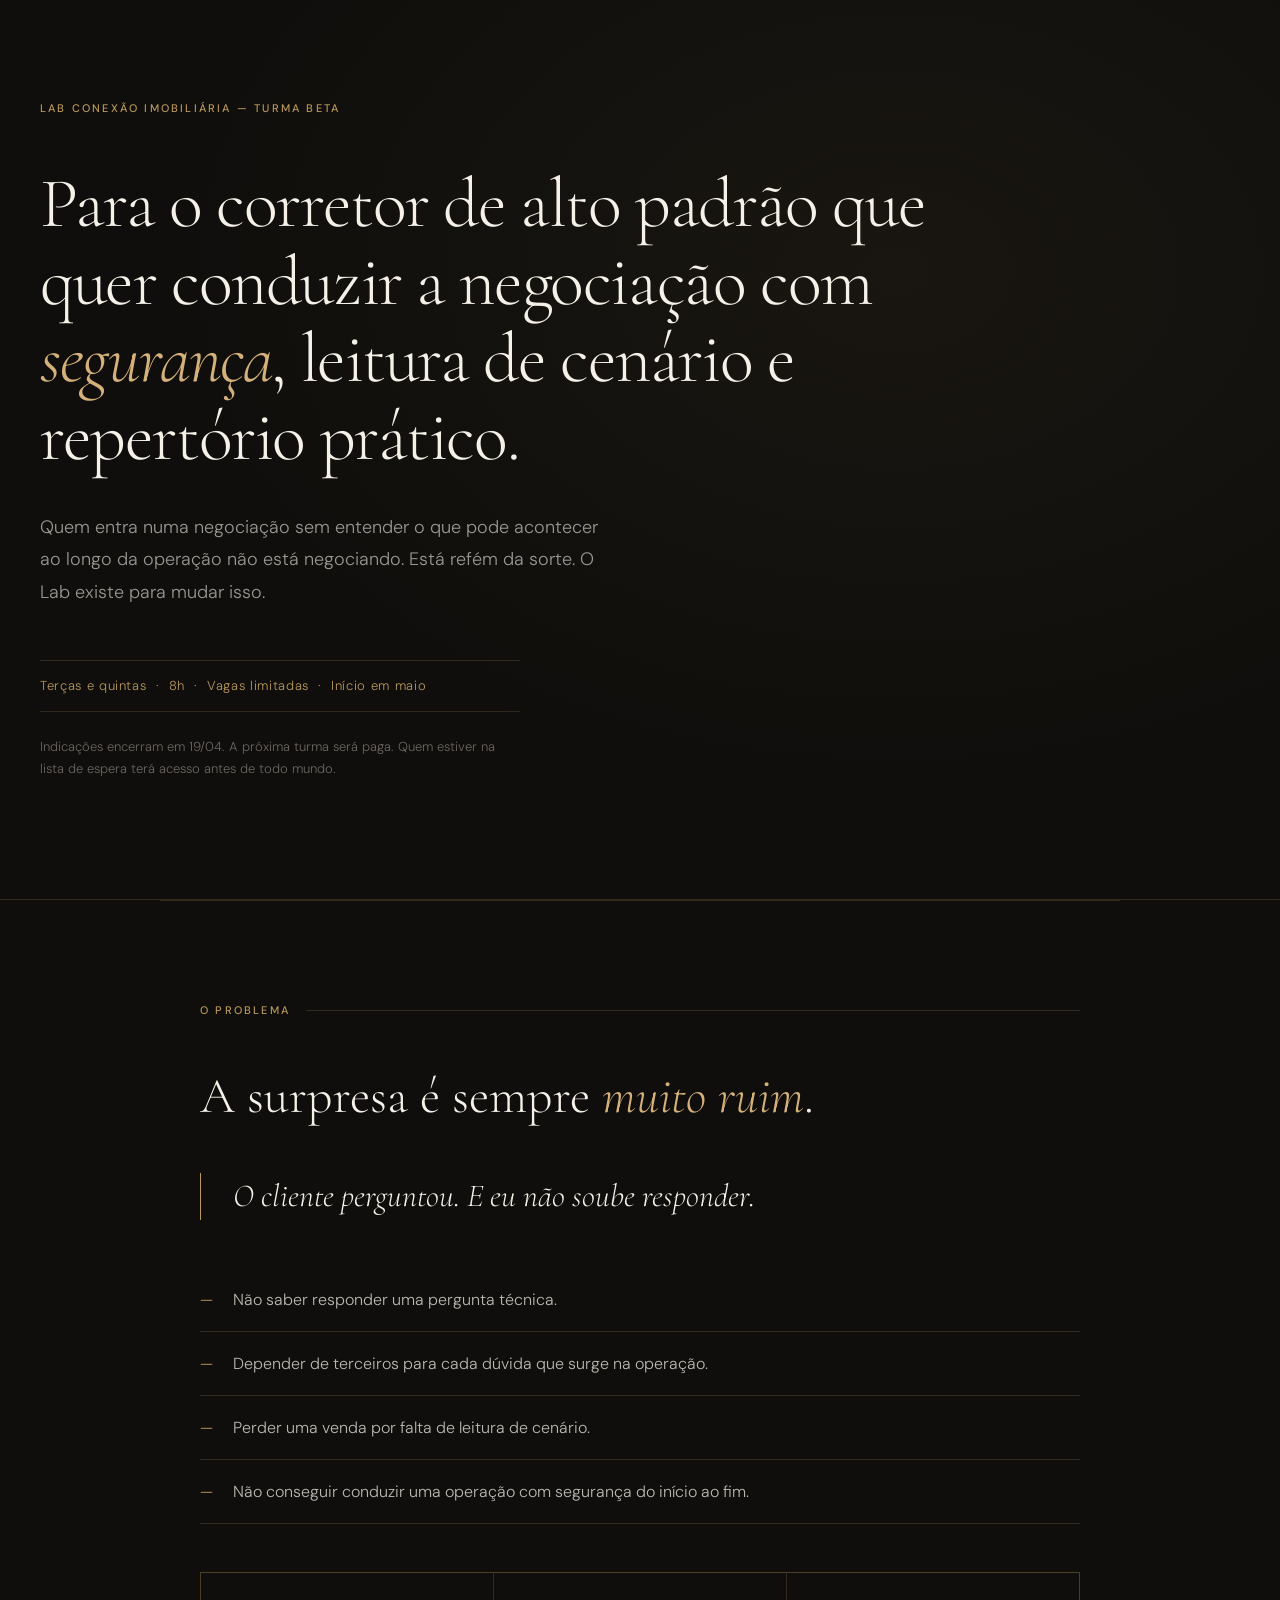
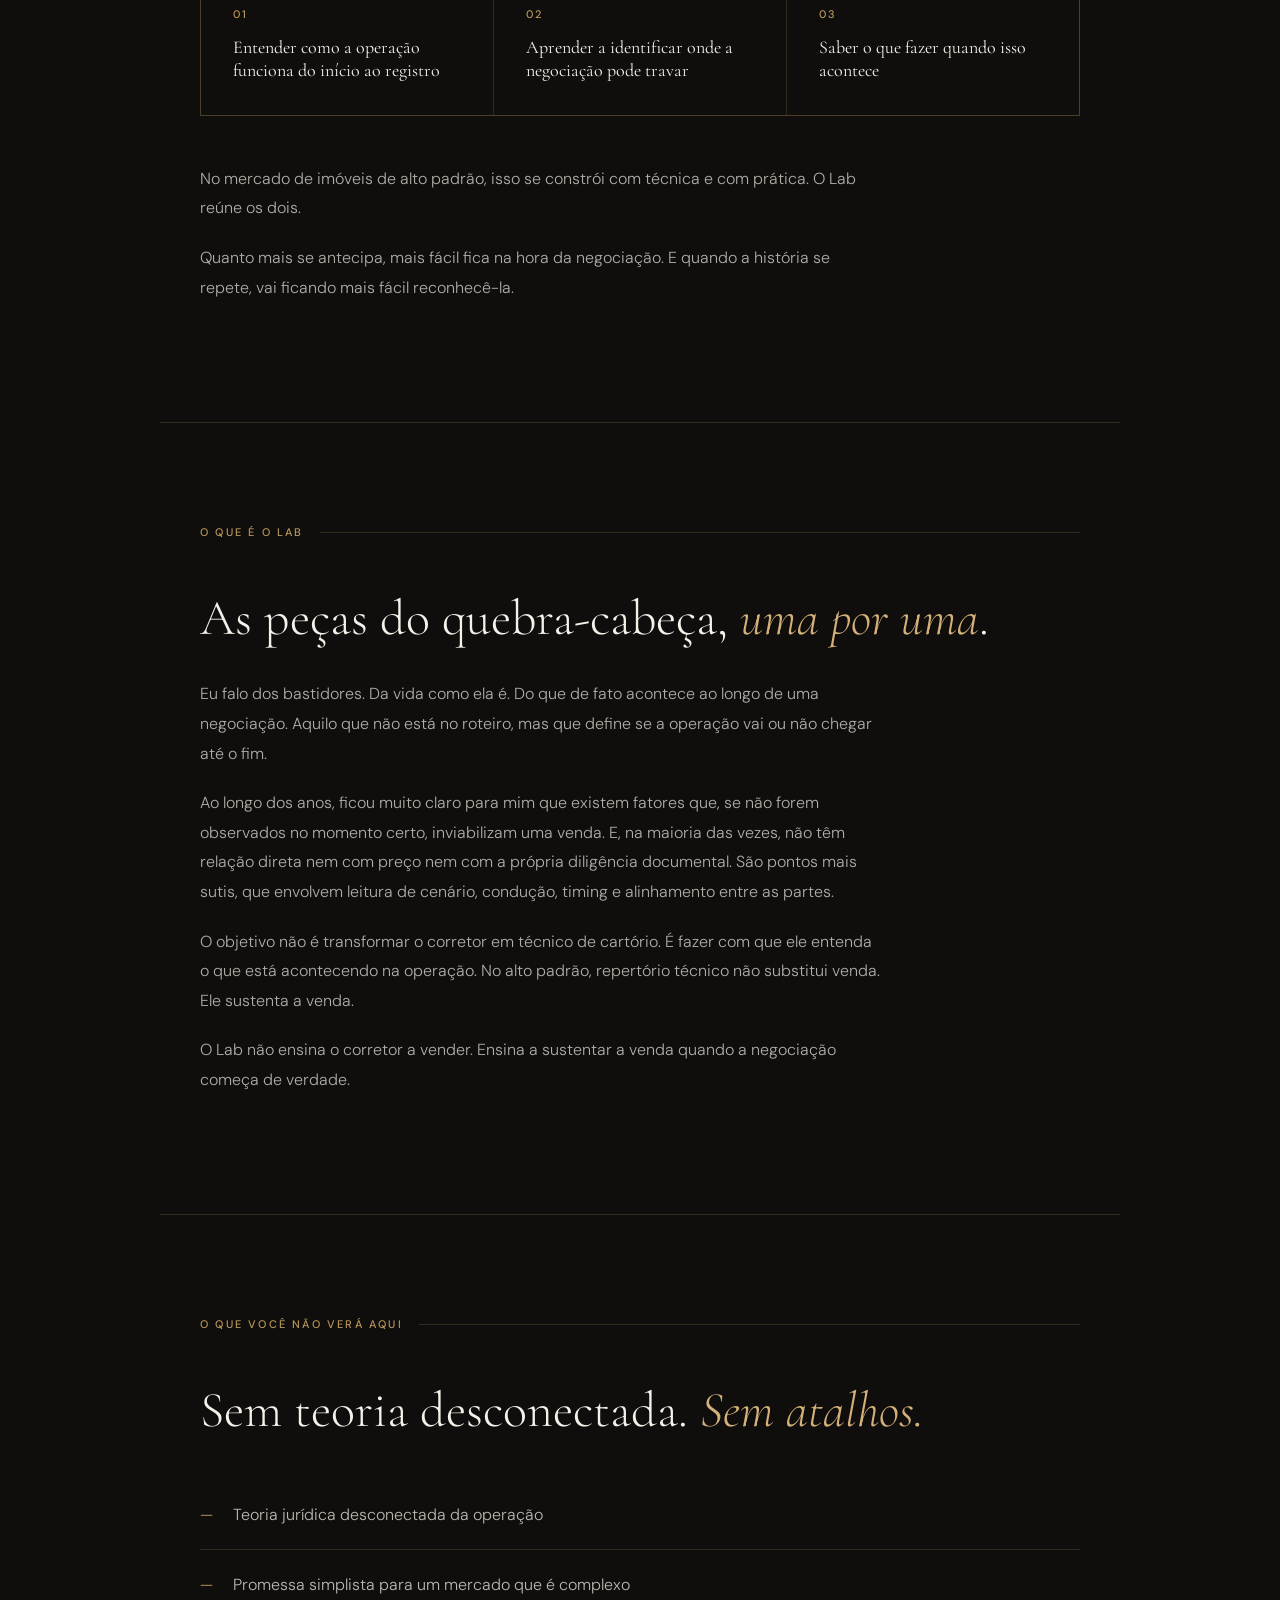
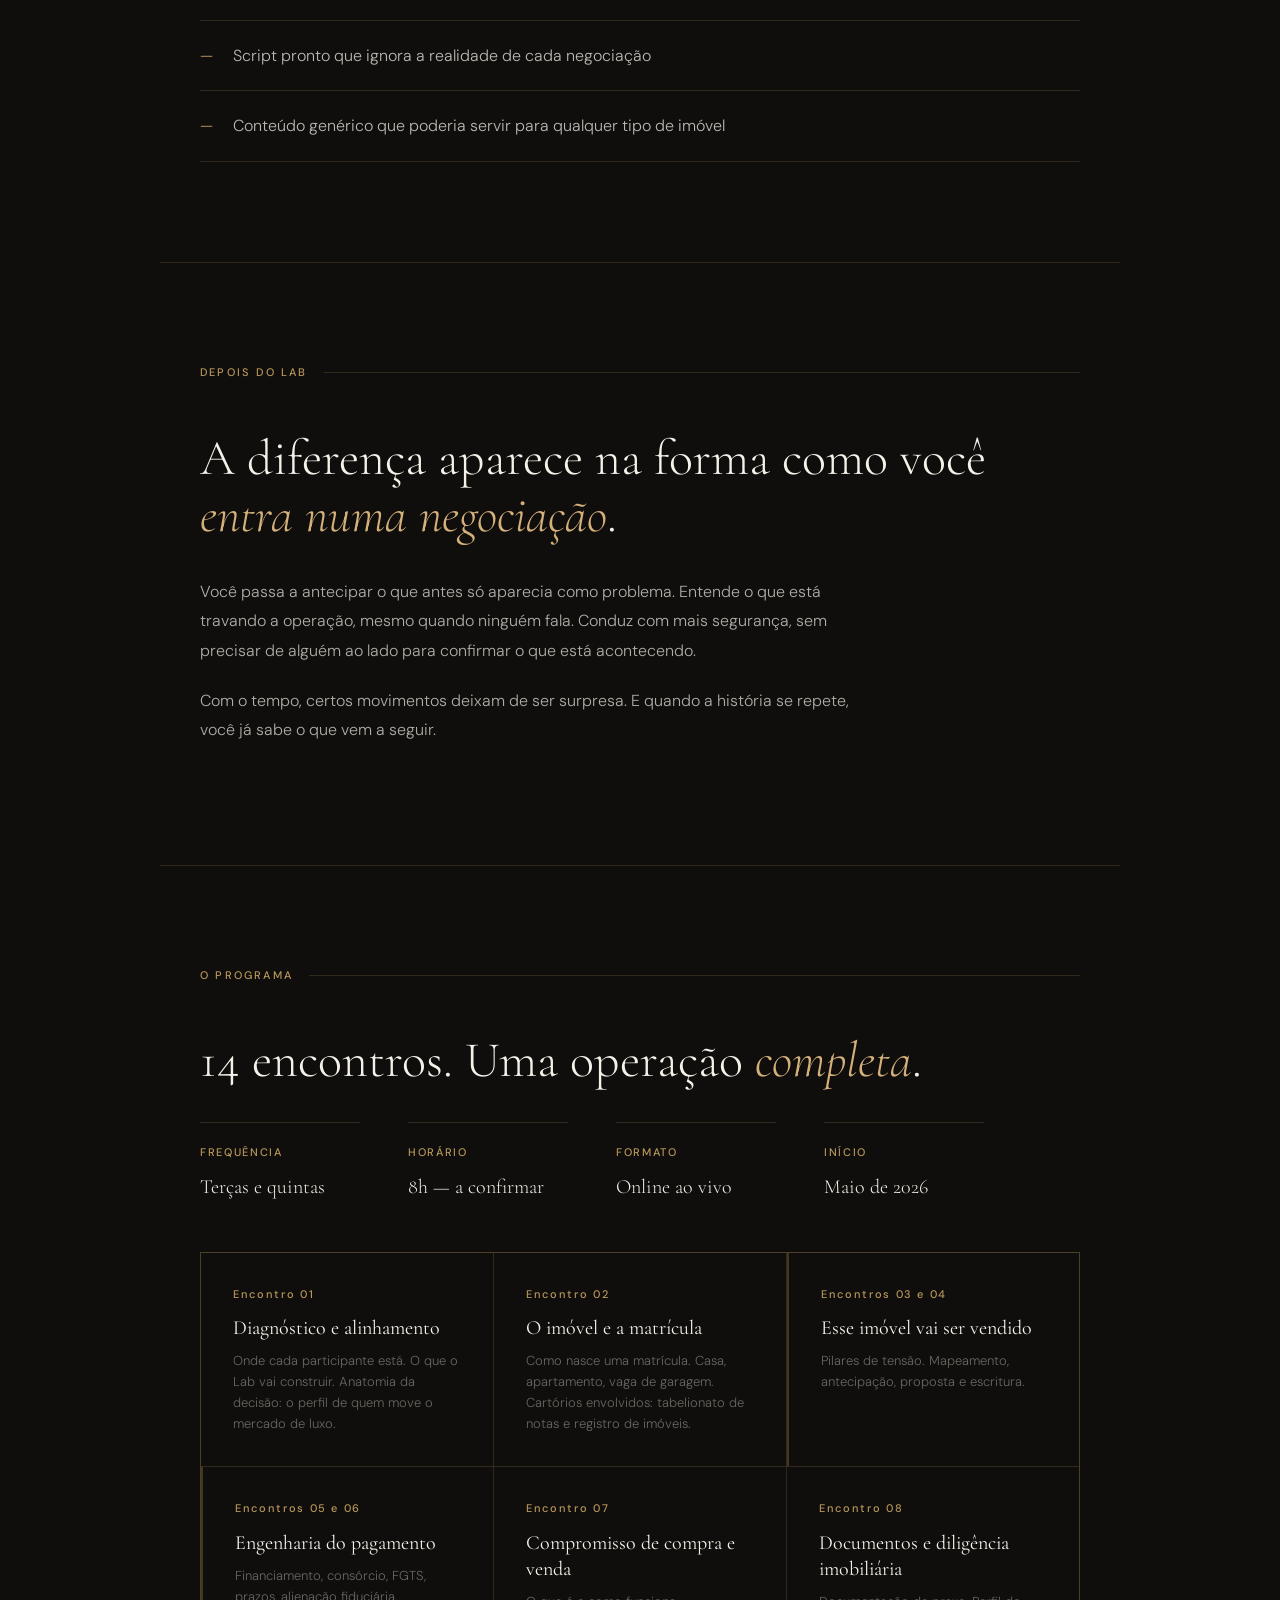
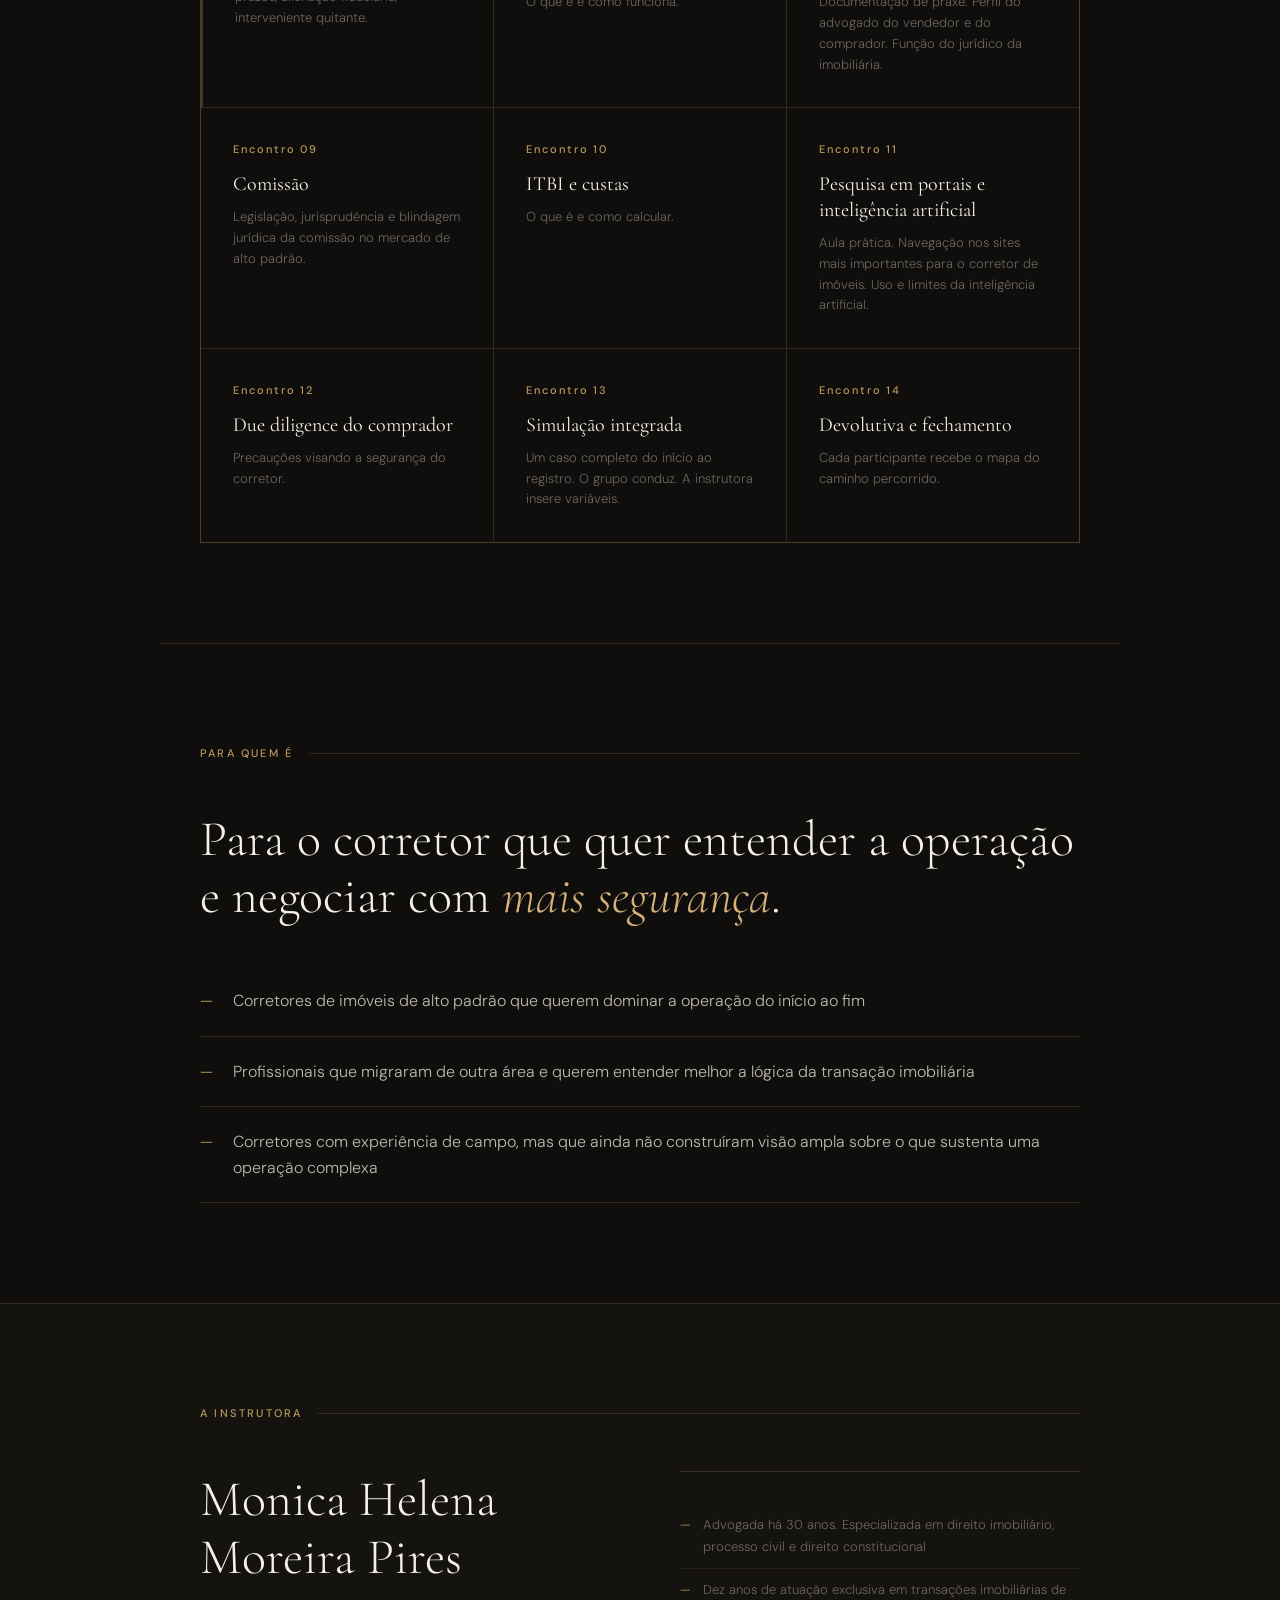
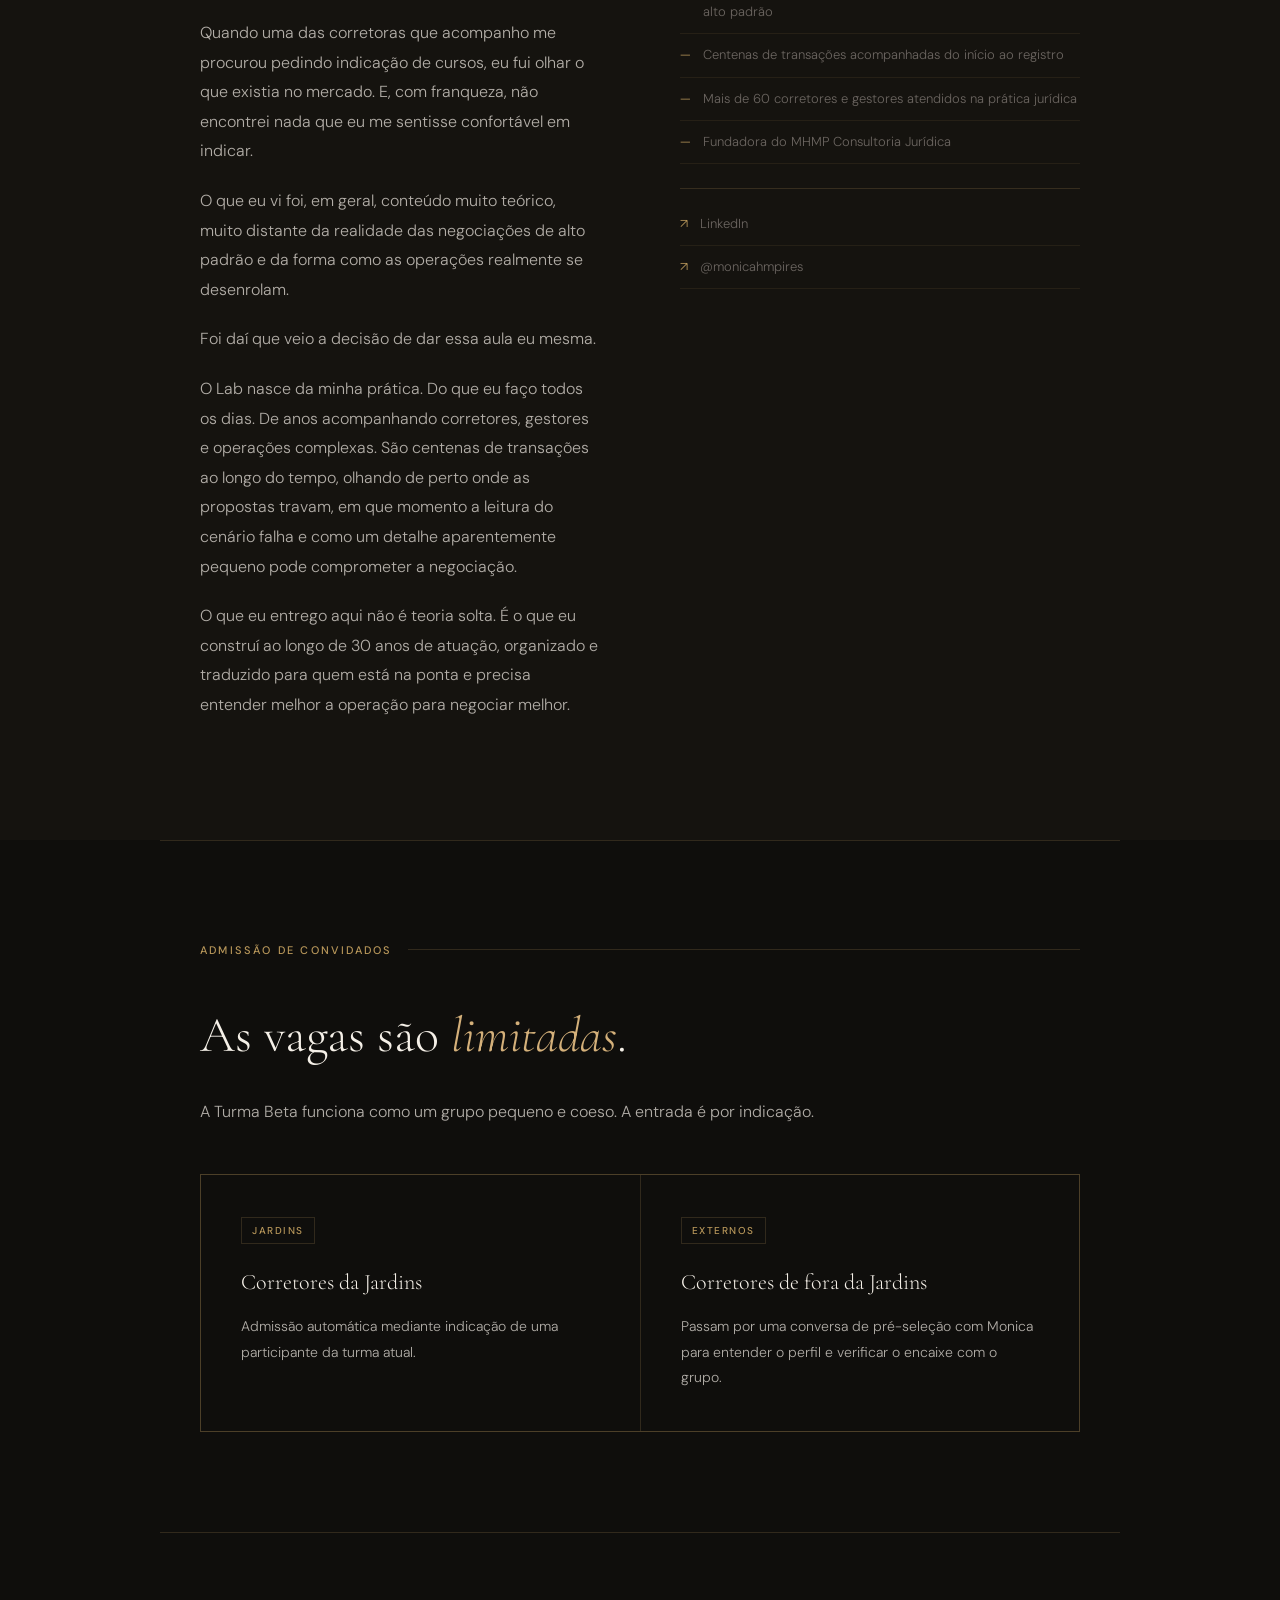
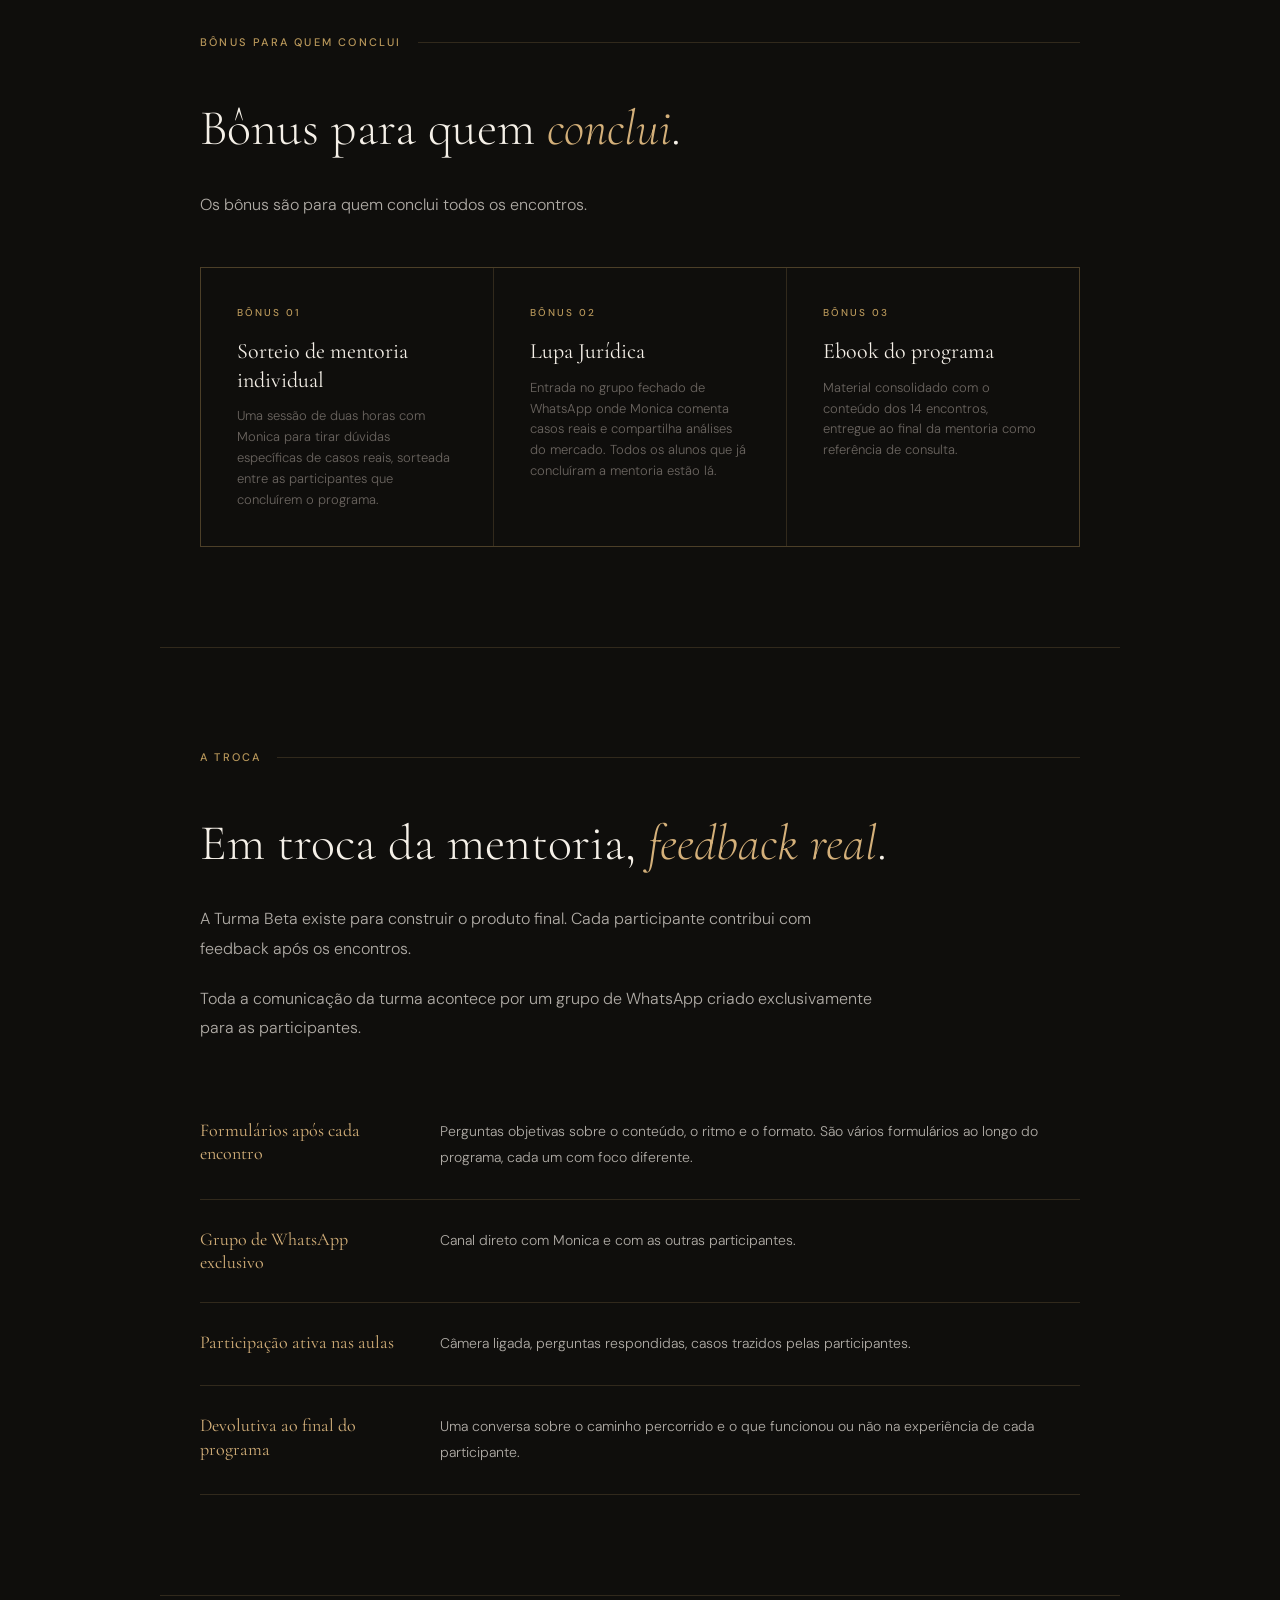
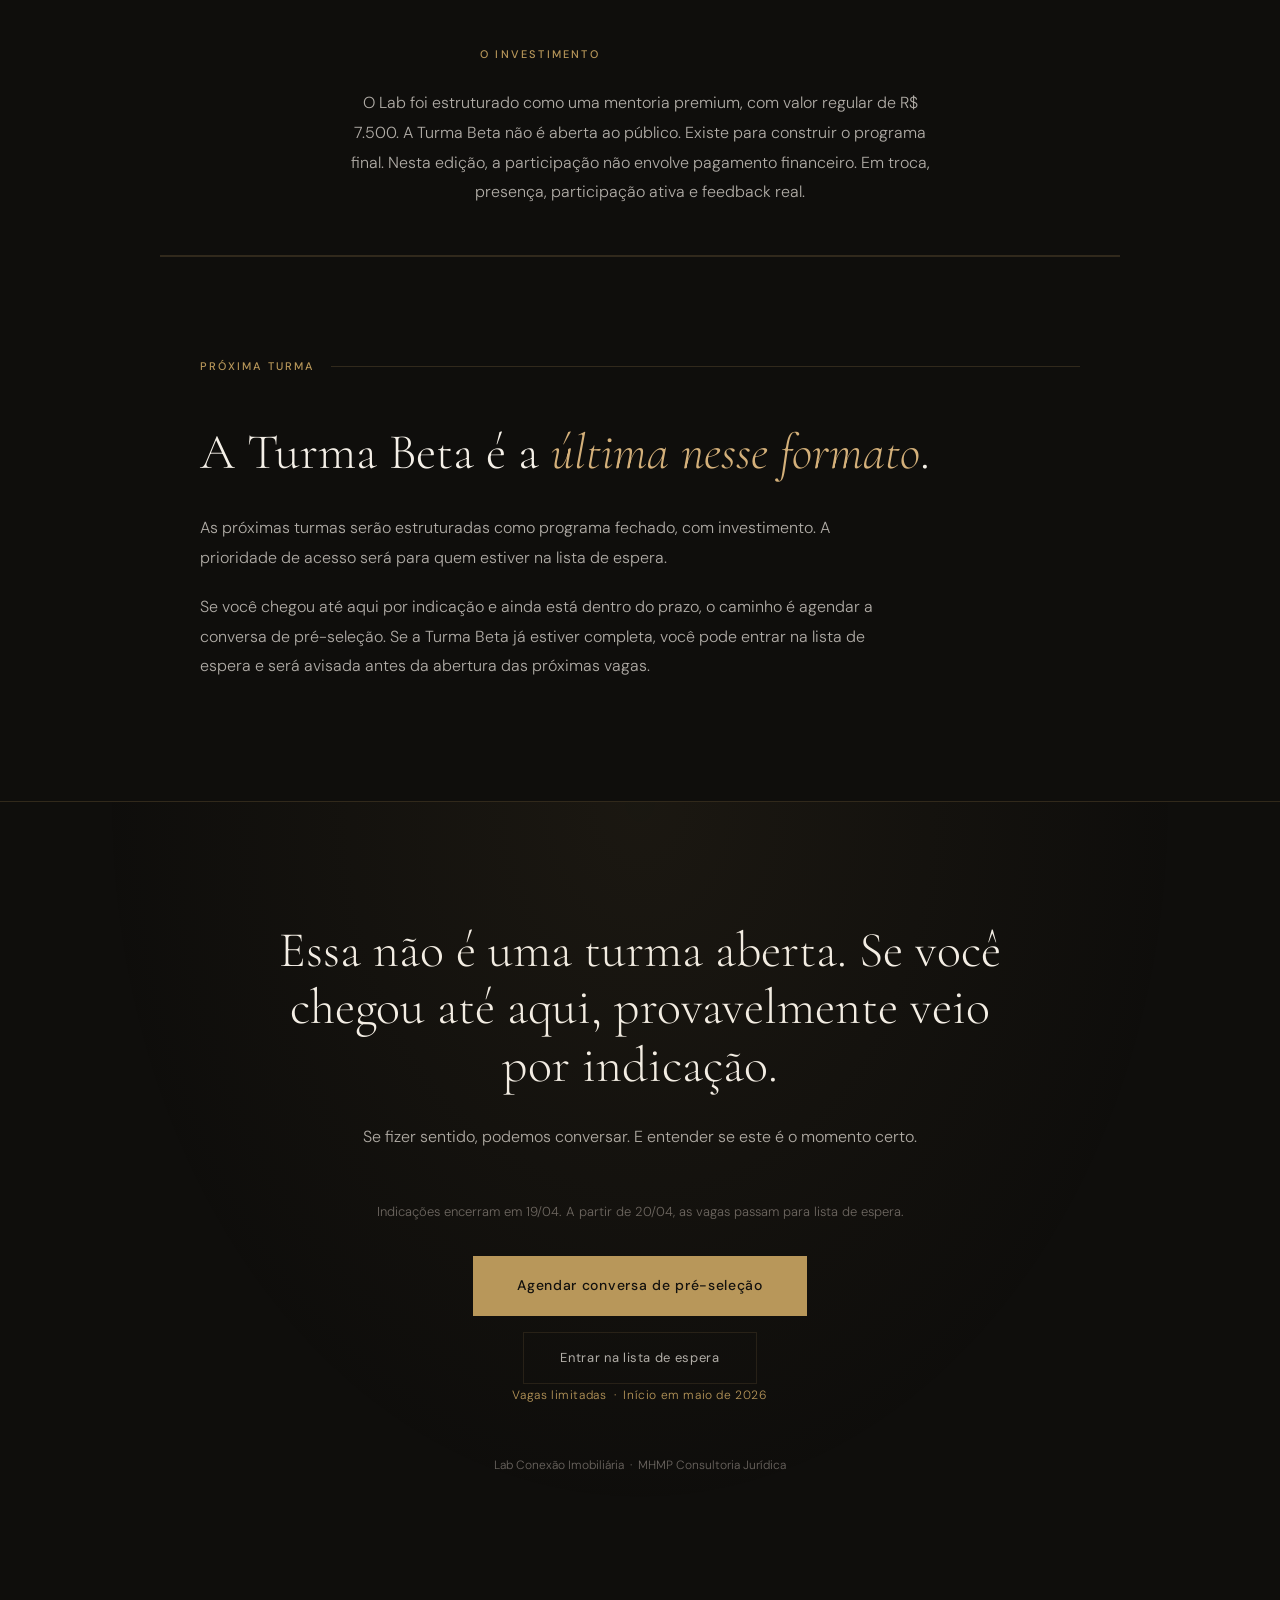
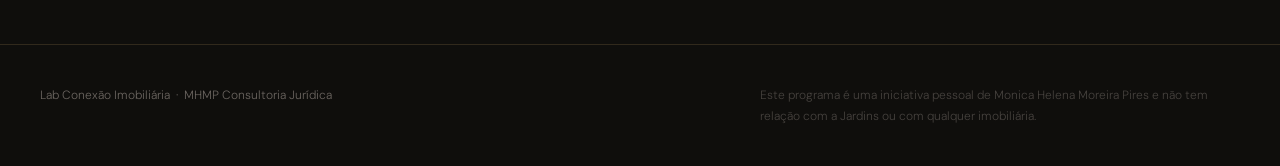
<file: turma-beta-v14 (1).html>
<!DOCTYPE html>
<html lang="pt-BR">
<head>
<meta charset="UTF-8">
<meta name="viewport" content="width=device-width, initial-scale=1.0">
<title>Turma Beta — Lab Conexão Imobiliária</title>
<link href="https://fonts.googleapis.com/css2?family=Cormorant+Garamond:ital,wght@0,300;0,400;0,600;1,300;1,400&family=DM+Sans:wght@300;400;500&display=swap" rel="stylesheet">
<style>
  :root {
    --cream: #F5F0E8;
    --dark: #0F0E0C;
    --gold: #B8975A;
    --gold-light: #D4B07A;
    --muted: #6B6560;
    --border: rgba(184,151,90,0.2);
  }

  * { margin: 0; padding: 0; box-sizing: border-box; }
  html { scroll-behavior: smooth; }

  body {
    background: var(--dark);
    color: var(--cream);
    font-family: 'DM Sans', sans-serif;
    font-weight: 300;
    line-height: 1.7;
    overflow-x: hidden;
  }

  .hero {
    min-height: 100vh;
    display: flex;
    flex-direction: column;
    justify-content: center;
    padding: 80px 40px;
    position: relative;
    border-bottom: 1px solid var(--border);
  }

  .hero::before {
    content: '';
    position: absolute;
    inset: 0;
    background: radial-gradient(ellipse at 70% 30%, rgba(184,151,90,0.06) 0%, transparent 60%);
    pointer-events: none;
  }

  .tag {
    font-size: 11px;
    font-weight: 500;
    letter-spacing: 0.2em;
    text-transform: uppercase;
    color: var(--gold);
    margin-bottom: 48px;
    display: inline-block;
  }

  .hero h1 {
    font-family: 'Cormorant Garamond', serif;
    font-size: clamp(40px, 5.5vw, 80px);
    font-weight: 300;
    line-height: 1.1;
    letter-spacing: -0.02em;
    max-width: 900px;
    margin-bottom: 36px;
  }

  .hero h1 em { font-style: italic; color: var(--gold-light); }

  .hero-sub {
    font-size: clamp(15px, 1.8vw, 18px);
    color: rgba(245,240,232,0.6);
    max-width: 560px;
    margin-bottom: 52px;
    line-height: 1.8;
  }

  .prazo-bar {
    display: inline-block;
    font-size: 13px;
    color: var(--gold);
    letter-spacing: 0.05em;
    padding: 14px 0;
    border-top: 1px solid var(--border);
    border-bottom: 1px solid var(--border);
    max-width: 480px;
  }

  section {
    padding: 100px 40px;
    max-width: 960px;
    margin: 0 auto;
  }

  .full-section {
    border-top: 1px solid var(--border);
    background: rgba(184,151,90,0.03);
  }

  .full-section-inner {
    max-width: 960px;
    margin: 0 auto;
    padding: 100px 40px;
  }

  .section-label {
    font-size: 11px;
    font-weight: 500;
    letter-spacing: 0.2em;
    text-transform: uppercase;
    color: var(--gold);
    margin-bottom: 48px;
    display: flex;
    align-items: center;
    gap: 16px;
  }

  .section-label::after {
    content: '';
    flex: 1;
    height: 1px;
    background: var(--border);
  }

  h2 {
    font-family: 'Cormorant Garamond', serif;
    font-size: clamp(30px, 4vw, 50px);
    font-weight: 300;
    line-height: 1.15;
    margin-bottom: 32px;
  }

  h2 em { font-style: italic; color: var(--gold-light); }

  p {
    color: rgba(245,240,232,0.7);
    font-size: 16px;
    line-height: 1.85;
    margin-bottom: 20px;
    max-width: 680px;
  }

  .pull-quote {
    font-family: 'Cormorant Garamond', serif;
    font-size: clamp(20px, 2.8vw, 32px);
    font-weight: 300;
    font-style: italic;
    line-height: 1.45;
    color: var(--cream);
    margin: 48px 0;
    padding-left: 32px;
    border-left: 1px solid var(--gold);
    max-width: 700px;
  }

  .two-col {
    display: grid;
    grid-template-columns: 1fr 1fr;
    gap: 80px;
    align-items: start;
  }

  .aulas-info {
    display: flex;
    gap: 48px;
    margin-bottom: 48px;
    flex-wrap: wrap;
  }

  .aula-meta {
    border-top: 1px solid var(--border);
    padding-top: 20px;
    min-width: 160px;
  }

  .aula-meta-label {
    font-size: 11px;
    font-weight: 500;
    letter-spacing: 0.15em;
    text-transform: uppercase;
    color: var(--gold);
    margin-bottom: 8px;
    display: block;
  }

  .aula-meta-value {
    font-family: 'Cormorant Garamond', serif;
    font-size: 20px;
    color: var(--cream);
  }

  .aulas-grid {
    display: grid;
    grid-template-columns: repeat(auto-fill, minmax(280px, 1fr));
    gap: 1px;
    background: var(--border);
    border: 1px solid var(--border);
  }

  .aula-item {
    background: var(--dark);
    padding: 32px;
    transition: background 0.3s;
  }

  .aula-item:hover { background: rgba(184,151,90,0.04); }
  .aula-item.duplo { border-left: 2px solid rgba(184,151,90,0.3); }

  .aula-num {
    font-size: 11px;
    font-weight: 500;
    letter-spacing: 0.15em;
    color: var(--gold);
    margin-bottom: 12px;
    display: block;
  }

  .aula-title {
    font-family: 'Cormorant Garamond', serif;
    font-size: 20px;
    font-weight: 400;
    color: var(--cream);
    margin-bottom: 10px;
    line-height: 1.3;
  }

  .aula-desc {
    font-size: 13px;
    color: var(--muted);
    line-height: 1.6;
    margin: 0;
    max-width: none;
  }

  .publico-list { list-style: none; margin-top: 40px; }

  .publico-list li {
    padding: 22px 0;
    border-bottom: 1px solid var(--border);
    font-size: 16px;
    color: rgba(245,240,232,0.75);
    display: flex;
    align-items: flex-start;
    gap: 20px;
    line-height: 1.6;
  }

  .publico-list li::before { content: '—'; color: var(--gold); flex-shrink: 0; }

  .credencial-block {
    padding-top: 32px;
    border-top: 1px solid var(--border);
  }

  .credencial-item {
    font-size: 13px;
    color: var(--muted);
    padding: 10px 0;
    border-bottom: 1px solid rgba(184,151,90,0.1);
    display: flex;
    gap: 12px;
  }

  .credencial-item span:first-child { color: var(--gold); flex-shrink: 0; }

  .selecao-boxes {
    display: grid;
    grid-template-columns: 1fr 1fr;
    gap: 1px;
    background: var(--border);
    border: 1px solid var(--border);
    margin-top: 48px;
  }

  .selecao-box { background: var(--dark); padding: 40px; }

  .badge {
    display: inline-block;
    font-size: 10px;
    font-weight: 500;
    letter-spacing: 0.15em;
    text-transform: uppercase;
    color: var(--gold);
    border: 1px solid var(--border);
    padding: 4px 10px;
    margin-bottom: 20px;
  }

  .selecao-box h3 {
    font-family: 'Cormorant Garamond', serif;
    font-size: 22px;
    font-weight: 300;
    margin-bottom: 12px;
    color: var(--cream);
  }

  .selecao-box p { font-size: 14px; margin: 0; }

  .bonus-grid {
    display: grid;
    grid-template-columns: repeat(auto-fill, minmax(260px, 1fr));
    gap: 1px;
    background: var(--border);
    border: 1px solid var(--border);
    margin-top: 48px;
  }

  .bonus-item { background: var(--dark); padding: 36px; }

  .bonus-label {
    font-size: 10px;
    font-weight: 500;
    letter-spacing: 0.2em;
    text-transform: uppercase;
    color: var(--gold);
    margin-bottom: 16px;
    display: block;
  }

  .bonus-title {
    font-family: 'Cormorant Garamond', serif;
    font-size: 22px;
    font-weight: 400;
    color: var(--cream);
    margin-bottom: 12px;
    line-height: 1.3;
  }

  .bonus-desc { font-size: 13px; color: var(--muted); line-height: 1.6; margin: 0; }

  .troca-items { margin-top: 48px; }

  .troca-item {
    padding: 28px 0;
    border-bottom: 1px solid var(--border);
    display: grid;
    grid-template-columns: 200px 1fr;
    gap: 40px;
    align-items: start;
  }

  .troca-item h4 {
    font-family: 'Cormorant Garamond', serif;
    font-size: 18px;
    font-weight: 400;
    color: var(--gold-light);
    line-height: 1.3;
  }

  .troca-item p { font-size: 14px; margin: 0; }

  .investimento {
    max-width: 960px;
    margin: 0 auto;
    padding: 48px 40px;
    border-top: 1px solid var(--border);
    border-bottom: 1px solid var(--border);
    text-align: center;
  }

  .footer-cta {
    text-align: center;
    padding: 120px 40px;
    border-top: 1px solid var(--border);
    position: relative;
  }

  .footer-cta::before {
    content: '';
    position: absolute;
    inset: 0;
    background: radial-gradient(ellipse at 50% 0%, rgba(184,151,90,0.07) 0%, transparent 60%);
    pointer-events: none;
  }

  .footer-cta h2 { max-width: 760px; margin: 0 auto 28px; }
  .footer-cta > p { max-width: 620px; margin: 0 auto 48px; text-align: center; }

  .whatsapp-btn {
    display: inline-flex;
    align-items: center;
    gap: 12px;
    background: var(--gold);
    color: var(--dark);
    text-decoration: none;
    padding: 18px 44px;
    font-size: 14px;
    font-weight: 500;
    letter-spacing: 0.05em;
    transition: background 0.2s, transform 0.2s;
  }

  .whatsapp-btn:hover { background: var(--gold-light); transform: translateY(-1px); }

  .vagas-note { margin-top: 20px; font-size: 12px; color: var(--gold); letter-spacing: 0.05em; }
  .footer-note { margin-top: 12px; font-size: 12px; color: var(--muted); }

  footer {
    padding: 40px;
    border-top: 1px solid var(--border);
    display: flex;
    justify-content: space-between;
    font-size: 12px;
    color: var(--muted);
    flex-wrap: wrap;
    gap: 16px;
  }

  .disclaimer { opacity: 0.6; max-width: 480px; }

  @keyframes fadeUp {
    from { opacity: 0; transform: translateY(24px); }
    to { opacity: 1; transform: translateY(0); }
  }

  .hero > * { animation: fadeUp 0.8s ease forwards; opacity: 0; }
  .hero .tag { animation-delay: 0.1s; }
  .hero h1 { animation-delay: 0.25s; }
  .hero .hero-sub { animation-delay: 0.4s; }
  .hero .prazo-bar { animation-delay: 0.5s; }

  @media (max-width: 768px) {
    .hero { padding: 60px 24px; }
    section { padding: 72px 24px; }
    .full-section-inner { padding: 72px 24px; }
    .two-col { grid-template-columns: 1fr; gap: 40px; }
    .selecao-boxes { grid-template-columns: 1fr; }
    .troca-item { grid-template-columns: 1fr; gap: 12px; }
    .investimento { padding: 48px 24px; }
    footer { flex-direction: column; }
  }
</style>
</head>
<body>

<div class="hero">
  <span class="tag">Lab Conexão Imobiliária — Turma Beta</span>
  <h1>Para o corretor de alto padrão que quer conduzir a negociação com <em>segurança</em>, leitura de cenário e repertório prático.</h1>
  <p class="hero-sub">Quem entra numa negociação sem entender o que pode acontecer ao longo da operação não está negociando. Está refém da sorte. O Lab existe para mudar isso.</p>
  <div class="prazo-bar">Terças e quintas &nbsp;·&nbsp; 8h &nbsp;·&nbsp; Vagas limitadas &nbsp;·&nbsp; Início em maio</div>
  <p style="margin-top:24px;font-size:13px;color:var(--muted);max-width:480px;line-height:1.7;">Indicações encerram em 19/04. A próxima turma será paga. Quem estiver na lista de espera terá acesso antes de todo mundo.</p>
</div>

<section style="border-top: 1px solid var(--border);">
  <div class="section-label">O problema</div>
  <h2>A surpresa é sempre <em>muito ruim</em>.</h2>
  <p class="pull-quote"><em>O cliente perguntou. E eu não soube responder.</em></p>
  <ul style="list-style:none;margin:32px 0;display:flex;flex-direction:column;gap:0;">
    <li style="padding:18px 0;border-bottom:1px solid var(--border);font-size:16px;color:rgba(245,240,232,0.75);display:flex;align-items:flex-start;gap:20px;"><span style="color:var(--gold);flex-shrink:0;">—</span>Não saber responder uma pergunta técnica.</li>
    <li style="padding:18px 0;border-bottom:1px solid var(--border);font-size:16px;color:rgba(245,240,232,0.75);display:flex;align-items:flex-start;gap:20px;"><span style="color:var(--gold);flex-shrink:0;">—</span>Depender de terceiros para cada dúvida que surge na operação.</li>
    <li style="padding:18px 0;border-bottom:1px solid var(--border);font-size:16px;color:rgba(245,240,232,0.75);display:flex;align-items:flex-start;gap:20px;"><span style="color:var(--gold);flex-shrink:0;">—</span>Perder uma venda por falta de leitura de cenário.</li>
    <li style="padding:18px 0;border-bottom:1px solid var(--border);font-size:16px;color:rgba(245,240,232,0.75);display:flex;align-items:flex-start;gap:20px;"><span style="color:var(--gold);flex-shrink:0;">—</span>Não conseguir conduzir uma operação com segurança do início ao fim.</li>
  </ul>
  <div style="display:grid;grid-template-columns:repeat(3,1fr);gap:1px;background:var(--border);border:1px solid var(--border);margin:48px 0;">
    <div style="background:var(--dark);padding:32px;">
      <span style="font-size:11px;font-weight:500;letter-spacing:0.15em;color:var(--gold);margin-bottom:12px;display:block;">01</span>
      <div style="font-family:'Cormorant Garamond',serif;font-size:18px;font-weight:400;color:var(--cream);line-height:1.3;">Entender como a operação funciona do início ao registro</div>
    </div>
    <div style="background:var(--dark);padding:32px;">
      <span style="font-size:11px;font-weight:500;letter-spacing:0.15em;color:var(--gold);margin-bottom:12px;display:block;">02</span>
      <div style="font-family:'Cormorant Garamond',serif;font-size:18px;font-weight:400;color:var(--cream);line-height:1.3;">Aprender a identificar onde a negociação pode travar</div>
    </div>
    <div style="background:var(--dark);padding:32px;">
      <span style="font-size:11px;font-weight:500;letter-spacing:0.15em;color:var(--gold);margin-bottom:12px;display:block;">03</span>
      <div style="font-family:'Cormorant Garamond',serif;font-size:18px;font-weight:400;color:var(--cream);line-height:1.3;">Saber o que fazer quando isso acontece</div>
    </div>
  </div>
  <p>No mercado de imóveis de alto padrão, isso se constrói com técnica e com prática. O Lab reúne os dois.</p>
  <p>Quanto mais se antecipa, mais fácil fica na hora da negociação. E quando a história se repete, vai ficando mais fácil reconhecê-la.</p>
</section>

<section style="border-top: 1px solid var(--border);">
  <div class="section-label">O que é o Lab</div>
  <h2>As peças do quebra-cabeça, <em>uma por uma</em>.</h2>
  <p>Eu falo dos bastidores. Da vida como ela é. Do que de fato acontece ao longo de uma negociação. Aquilo que não está no roteiro, mas que define se a operação vai ou não chegar até o fim.</p>
  <p>Ao longo dos anos, ficou muito claro para mim que existem fatores que, se não forem observados no momento certo, inviabilizam uma venda. E, na maioria das vezes, não têm relação direta nem com preço nem com a própria diligência documental. São pontos mais sutis, que envolvem leitura de cenário, condução, timing e alinhamento entre as partes.</p>
  <p>O objetivo não é transformar o corretor em técnico de cartório. É fazer com que ele entenda o que está acontecendo na operação. No alto padrão, repertório técnico não substitui venda. Ele sustenta a venda.</p>
  <p>O Lab não ensina o corretor a vender. Ensina a sustentar a venda quando a negociação começa de verdade.</p>
</section>

<section style="border-top: 1px solid var(--border);">
  <div class="section-label">O que você não verá aqui</div>
  <h2>Sem teoria desconectada. <em>Sem atalhos.</em></h2>
  <ul class="publico-list">
    <li>Teoria jurídica desconectada da operação</li>
    <li>Promessa simplista para um mercado que é complexo</li>
    <li>Script pronto que ignora a realidade de cada negociação</li>
    <li>Conteúdo genérico que poderia servir para qualquer tipo de imóvel</li>
  </ul>
</section>

<section style="border-top: 1px solid var(--border);">
  <div class="section-label">Depois do Lab</div>
  <h2>A diferença aparece na forma como você <em>entra numa negociação</em>.</h2>
  <p>Você passa a antecipar o que antes só aparecia como problema. Entende o que está travando a operação, mesmo quando ninguém fala. Conduz com mais segurança, sem precisar de alguém ao lado para confirmar o que está acontecendo.</p>
  <p>Com o tempo, certos movimentos deixam de ser surpresa. E quando a história se repete, você já sabe o que vem a seguir.</p>
</section>

<section style="border-top: 1px solid var(--border);">
  <div class="section-label">O programa</div>
  <h2>14 encontros. Uma operação <em>completa</em>.</h2>
  <div class="aulas-info">
    <div class="aula-meta">
      <span class="aula-meta-label">Frequência</span>
      <div class="aula-meta-value">Terças e quintas</div>
    </div>
    <div class="aula-meta">
      <span class="aula-meta-label">Horário</span>
      <div class="aula-meta-value">8h — a confirmar</div>
    </div>
    <div class="aula-meta">
      <span class="aula-meta-label">Formato</span>
      <div class="aula-meta-value">Online ao vivo</div>
    </div>
    <div class="aula-meta">
      <span class="aula-meta-label">Início</span>
      <div class="aula-meta-value">Maio de 2026</div>
    </div>
  </div>
  <div class="aulas-grid">
    <div class="aula-item">
      <span class="aula-num">Encontro 01</span>
      <div class="aula-title">Diagnóstico e alinhamento</div>
      <p class="aula-desc">Onde cada participante está. O que o Lab vai construir. Anatomia da decisão: o perfil de quem move o mercado de luxo.</p>
    </div>
    <div class="aula-item">
      <span class="aula-num">Encontro 02</span>
      <div class="aula-title">O imóvel e a matrícula</div>
      <p class="aula-desc">Como nasce uma matrícula. Casa, apartamento, vaga de garagem. Cartórios envolvidos: tabelionato de notas e registro de imóveis.</p>
    </div>
    <div class="aula-item duplo">
      <span class="aula-num">Encontros 03 e 04</span>
      <div class="aula-title">Esse imóvel vai ser vendido</div>
      <p class="aula-desc">Pilares de tensão. Mapeamento, antecipação, proposta e escritura.</p>
    </div>
    <div class="aula-item duplo">
      <span class="aula-num">Encontros 05 e 06</span>
      <div class="aula-title">Engenharia do pagamento</div>
      <p class="aula-desc">Financiamento, consórcio, FGTS, prazos, alienação fiduciária, interveniente quitante.</p>
    </div>
    <div class="aula-item">
      <span class="aula-num">Encontro 07</span>
      <div class="aula-title">Compromisso de compra e venda</div>
      <p class="aula-desc">O que é e como funciona.</p>
    </div>
    <div class="aula-item">
      <span class="aula-num">Encontro 08</span>
      <div class="aula-title">Documentos e diligência imobiliária</div>
      <p class="aula-desc">Documentação de praxe. Perfil do advogado do vendedor e do comprador. Função do jurídico da imobiliária.</p>
    </div>
    <div class="aula-item">
      <span class="aula-num">Encontro 09</span>
      <div class="aula-title">Comissão</div>
      <p class="aula-desc">Legislação, jurisprudência e blindagem jurídica da comissão no mercado de alto padrão.</p>
    </div>
    <div class="aula-item">
      <span class="aula-num">Encontro 10</span>
      <div class="aula-title">ITBI e custas</div>
      <p class="aula-desc">O que é e como calcular.</p>
    </div>
    <div class="aula-item">
      <span class="aula-num">Encontro 11</span>
      <div class="aula-title">Pesquisa em portais e inteligência artificial</div>
      <p class="aula-desc">Aula prática. Navegação nos sites mais importantes para o corretor de imóveis. Uso e limites da inteligência artificial.</p>
    </div>
    <div class="aula-item">
      <span class="aula-num">Encontro 12</span>
      <div class="aula-title">Due diligence do comprador</div>
      <p class="aula-desc">Precauções visando a segurança do corretor.</p>
    </div>
    <div class="aula-item">
      <span class="aula-num">Encontro 13</span>
      <div class="aula-title">Simulação integrada</div>
      <p class="aula-desc">Um caso completo do início ao registro. O grupo conduz. A instrutora insere variáveis.</p>
    </div>
    <div class="aula-item">
      <span class="aula-num">Encontro 14</span>
      <div class="aula-title">Devolutiva e fechamento</div>
      <p class="aula-desc">Cada participante recebe o mapa do caminho percorrido.</p>
    </div>
  </div>
</section>

<section style="border-top: 1px solid var(--border);">
  <div class="section-label">Para quem é</div>
  <h2>Para o corretor que quer entender a operação e negociar com <em>mais segurança</em>.</h2>
  <ul class="publico-list">
    <li>Corretores de imóveis de alto padrão que querem dominar a operação do início ao fim</li>
    <li>Profissionais que migraram de outra área e querem entender melhor a lógica da transação imobiliária</li>
    <li>Corretores com experiência de campo, mas que ainda não construíram visão ampla sobre o que sustenta uma operação complexa</li>
  </ul>
</section>

<div class="full-section">
  <div class="full-section-inner">
    <div class="section-label">A instrutora</div>
    <div class="two-col">
      <div>
        <h2>Monica Helena Moreira Pires</h2>
        <p>Quando uma das corretoras que acompanho me procurou pedindo indicação de cursos, eu fui olhar o que existia no mercado. E, com franqueza, não encontrei nada que eu me sentisse confortável em indicar.</p>
        <p>O que eu vi foi, em geral, conteúdo muito teórico, muito distante da realidade das negociações de alto padrão e da forma como as operações realmente se desenrolam.</p>
        <p>Foi daí que veio a decisão de dar essa aula eu mesma.</p>
        <p>O Lab nasce da minha prática. Do que eu faço todos os dias. De anos acompanhando corretores, gestores e operações complexas. São centenas de transações ao longo do tempo, olhando de perto onde as propostas travam, em que momento a leitura do cenário falha e como um detalhe aparentemente pequeno pode comprometer a negociação.</p>
        <p>O que eu entrego aqui não é teoria solta. É o que eu construí ao longo de 30 anos de atuação, organizado e traduzido para quem está na ponta e precisa entender melhor a operação para negociar melhor.</p>
      </div>
      <div class="credencial-block">
        <div class="credencial-item"><span>—</span><span>Advogada há 30 anos. Especializada em direito imobiliário, processo civil e direito constitucional</span></div>
        <div class="credencial-item"><span>—</span><span>Dez anos de atuação exclusiva em transações imobiliárias de alto padrão</span></div>
        <div class="credencial-item"><span>—</span><span>Centenas de transações acompanhadas do início ao registro</span></div>
        <div class="credencial-item"><span>—</span><span>Mais de 60 corretores e gestores atendidos na prática jurídica</span></div>
        <div class="credencial-item"><span>—</span><span>Fundadora do MHMP Consultoria Jurídica</span></div>
        <div class="credencial-item" style="margin-top:24px;padding-top:24px;border-top:1px solid var(--border);">
          <span>↗</span><span><a href="https://www.linkedin.com/in/monica-helena-moreira-pires" target="_blank" style="color:var(--muted);text-decoration:none;">LinkedIn</a></span>
        </div>
        <div class="credencial-item">
          <span>↗</span><span><a href="https://www.instagram.com/monicahmpires" target="_blank" style="color:var(--muted);text-decoration:none;">@monicahmpires</a></span>
        </div>
      </div>
    </div>
  </div>
</div>

<section style="border-top: 1px solid var(--border);">
  <div class="section-label">Admissão de convidados</div>
  <h2>As vagas são <em>limitadas</em>.</h2>
  <p>A Turma Beta funciona como um grupo pequeno e coeso. A entrada é por indicação.</p>
  <div class="selecao-boxes">
    <div class="selecao-box">
      <div class="badge">Jardins</div>
      <h3>Corretores da Jardins</h3>
      <p>Admissão automática mediante indicação de uma participante da turma atual.</p>
    </div>
    <div class="selecao-box">
      <div class="badge">Externos</div>
      <h3>Corretores de fora da Jardins</h3>
      <p>Passam por uma conversa de pré-seleção com Monica para entender o perfil e verificar o encaixe com o grupo.</p>
    </div>
  </div>
</section>

<section style="border-top: 1px solid var(--border);">
  <div class="section-label">Bônus para quem conclui</div>
  <h2>Bônus para quem <em>conclui</em>.</h2>
  <p>Os bônus são para quem conclui todos os encontros.</p>
  <div class="bonus-grid">
    <div class="bonus-item">
      <span class="bonus-label">Bônus 01</span>
      <div class="bonus-title">Sorteio de mentoria individual</div>
      <p class="bonus-desc">Uma sessão de duas horas com Monica para tirar dúvidas específicas de casos reais, sorteada entre as participantes que concluírem o programa.</p>
    </div>
    <div class="bonus-item">
      <span class="bonus-label">Bônus 02</span>
      <div class="bonus-title">Lupa Jurídica</div>
      <p class="bonus-desc">Entrada no grupo fechado de WhatsApp onde Monica comenta casos reais e compartilha análises do mercado. Todos os alunos que já concluíram a mentoria estão lá.</p>
    </div>
    <div class="bonus-item">
      <span class="bonus-label">Bônus 03</span>
      <div class="bonus-title">Ebook do programa</div>
      <p class="bonus-desc">Material consolidado com o conteúdo dos 14 encontros, entregue ao final da mentoria como referência de consulta.</p>
    </div>
  </div>
</section>

<section style="border-top: 1px solid var(--border);">
  <div class="section-label">A troca</div>
  <h2>Em troca da mentoria, <em>feedback real</em>.</h2>
  <p>A Turma Beta existe para construir o produto final. Cada participante contribui com feedback após os encontros.</p>
  <p>Toda a comunicação da turma acontece por um grupo de WhatsApp criado exclusivamente para as participantes.</p>
  <div class="troca-items">
    <div class="troca-item">
      <h4>Formulários após cada encontro</h4>
      <p>Perguntas objetivas sobre o conteúdo, o ritmo e o formato. São vários formulários ao longo do programa, cada um com foco diferente.</p>
    </div>
    <div class="troca-item">
      <h4>Grupo de WhatsApp exclusivo</h4>
      <p>Canal direto com Monica e com as outras participantes.</p>
    </div>
    <div class="troca-item">
      <h4>Participação ativa nas aulas</h4>
      <p>Câmera ligada, perguntas respondidas, casos trazidos pelas participantes.</p>
    </div>
    <div class="troca-item">
      <h4>Devolutiva ao final do programa</h4>
      <p>Uma conversa sobre o caminho percorrido e o que funcionou ou não na experiência de cada participante.</p>
    </div>
  </div>
</section>

<div class="investimento">
  <p style="font-size:11px;font-weight:500;letter-spacing:0.2em;text-transform:uppercase;color:var(--gold);margin-bottom:24px;font-family:'DM Sans',sans-serif;">O investimento</p>
  <p style="font-size:16px;color:rgba(245,240,232,0.7);font-family:'DM Sans',sans-serif;max-width:580px;margin:0 auto;line-height:1.85;">O Lab foi estruturado como uma mentoria premium, com valor regular de R$ 7.500. A Turma Beta não é aberta ao público. Existe para construir o programa final. Nesta edição, a participação não envolve pagamento financeiro. Em troca, presença, participação ativa e feedback real.</p>
</div>

<section style="border-top: 1px solid var(--border);">
  <div class="section-label">Próxima turma</div>
  <h2>A Turma Beta é a <em>última nesse formato</em>.</h2>
  <p>As próximas turmas serão estruturadas como programa fechado, com investimento. A prioridade de acesso será para quem estiver na lista de espera.</p>
  <p>Se você chegou até aqui por indicação e ainda está dentro do prazo, o caminho é agendar a conversa de pré-seleção. Se a Turma Beta já estiver completa, você pode entrar na lista de espera e será avisada antes da abertura das próximas vagas.</p>
</section>

<div class="footer-cta">
  <h2>Essa não é uma turma aberta. Se você chegou até aqui, provavelmente veio por indicação.</h2>
  <p>Se fizer sentido, podemos conversar. E entender se este é o momento certo.</p>
  <p style="font-size:13px;color:var(--muted);margin-bottom:32px;">Indicações encerram em 19/04. A partir de 20/04, as vagas passam para lista de espera.</p>
  <a href="https://wa.me/5511981119489?text=Ol%C3%A1%20Monica%2C%20fui%20indicada%20para%20a%20Turma%20Beta%20do%20Lab.%20Gostaria%20de%20agendar%20minha%20conversa%20de%20pr%C3%A9-sele%C3%A7%C3%A3o." class="whatsapp-btn">Agendar conversa de pré-seleção</a>
  <div style="margin-top:16px;">
    <a href="https://wa.me/5511981119489?text=Ol%C3%A1%20Monica%2C%20gostaria%20de%20entrar%20na%20lista%20de%20espera%20para%20a%20pr%C3%B3xima%20turma%20do%20Lab." style="display:inline-flex;align-items:center;gap:10px;border:1px solid var(--border);color:var(--cream);text-decoration:none;padding:14px 36px;font-size:13px;font-weight:400;letter-spacing:0.05em;font-family:'DM Sans',sans-serif;transition:border-color 0.2s;opacity:0.7;">Entrar na lista de espera</a>
  </div>
  <p class="vagas-note">Vagas limitadas &nbsp;·&nbsp; Início em maio de 2026</p>
  <p class="footer-note">Lab Conexão Imobiliária &nbsp;·&nbsp; MHMP Consultoria Jurídica</p>
</div>

<footer>
  <span>Lab Conexão Imobiliária &nbsp;·&nbsp; MHMP Consultoria Jurídica</span>
  <span class="disclaimer">Este programa é uma iniciativa pessoal de Monica Helena Moreira Pires e não tem relação com a Jardins ou com qualquer imobiliária.</span>
</footer>

</body>
</html>
</file>
